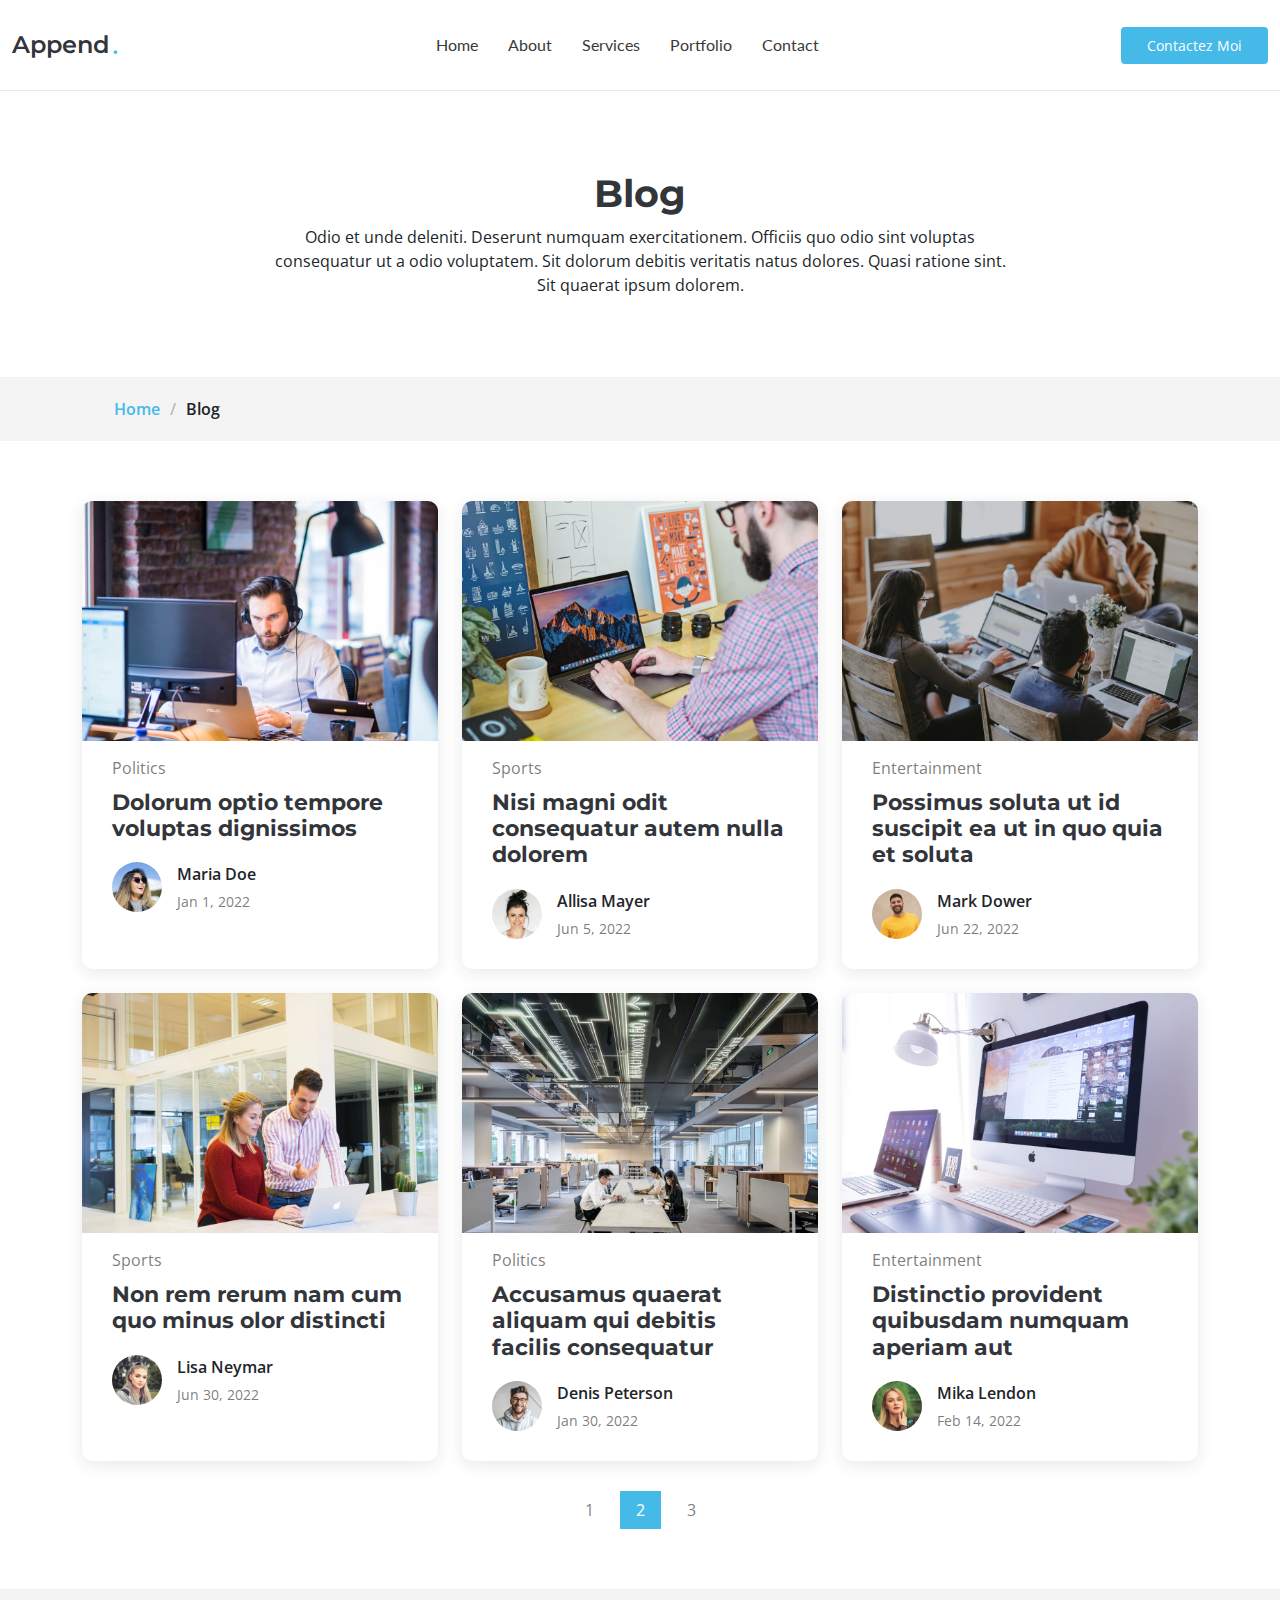
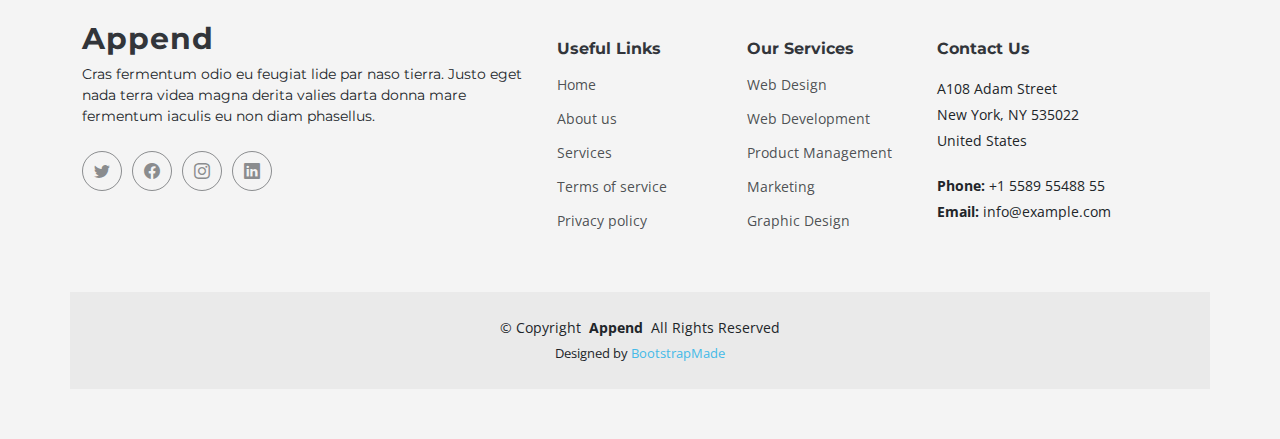
<file: blog.html>
<!DOCTYPE html>
<html lang="en">

<head>
  <meta charset="utf-8">
  <meta content="width=device-width, initial-scale=1.0" name="viewport">

  <title>Blog - Append Bootstrap Temlate</title>
  <meta content="" name="description">
  <meta content="" name="keywords">

  <!-- Favicons -->
  <link href="assets/img/favicon.png" rel="icon">
  <link href="assets/img/apple-touch-icon.png" rel="apple-touch-icon">

  <!-- Fonts -->
  <link href="https://fonts.googleapis.com" rel="preconnect">
  <link href="https://fonts.gstatic.com" rel="preconnect" crossorigin>
  <link href="https://fonts.googleapis.com/css2?family=Open+Sans:ital,wght@0,300;0,400;0,500;0,600;0,700;0,800;1,300;1,400;1,500;1,600;1,700;1,800&family=Montserrat:ital,wght@0,100;0,200;0,300;0,400;0,500;0,600;0,700;0,800;0,900;1,100;1,200;1,300;1,400;1,500;1,600;1,700;1,800;1,900&family=Lato:ital,wght@0,100;0,300;0,400;0,700;0,900;1,100;1,300;1,400;1,700;1,900&display=swap" rel="stylesheet">

  <!-- Vendor CSS Files -->
  <link href="assets/vendor/bootstrap/css/bootstrap.min.css" rel="stylesheet">
  <link href="assets/vendor/bootstrap-icons/bootstrap-icons.css" rel="stylesheet">
  <link href="assets/vendor/glightbox/css/glightbox.min.css" rel="stylesheet">
  <link href="assets/vendor/swiper/swiper-bundle.min.css" rel="stylesheet">
  <link href="assets/vendor/aos/aos.css" rel="stylesheet">

  <!-- Template Main CSS File -->
  <link href="assets/css/main.css" rel="stylesheet">

  <!-- =======================================================
  * Template Name: Append
  * Updated: Jul 27 2023 with Bootstrap v5.3.1
  * Template URL: https://bootstrapmade.com/append-bootstrap-website-template/
  * Author: BootstrapMade.com
  * License: https://bootstrapmade.com/license/
  ======================================================== -->
</head>

<body class="blog-page" data-bs-spy="scroll" data-bs-target="#navmenu">

  <!-- ======= Header ======= -->
  <header id="header" class="header sticky-top d-flex align-items-center">
    <div class="container-fluid d-flex align-items-center justify-content-between">

      <a href="index.html" class="logo d-flex align-items-center me-auto me-xl-0">
        <!-- Uncomment the line below if you also wish to use an image logo -->
        <!-- <img src="assets/img/logo.png" alt=""> -->
        <h1>Append</h1>
        <span>.</span>
      </a>

      <!-- Nav Menu -->
      <nav id="navmenu" class="navmenu">
        <ul>
          <li><a href="index.html#hero">Home</a></li>
          <li><a href="index.html#about">About</a></li>
          <li><a href="index.html#services">Services</a></li>
          <li><a href="index.html#portfolio">Portfolio</a></li>
          <li><a href="index.html#contact">Contact</a></li>
        </ul>

        <i class="mobile-nav-toggle d-xl-none bi bi-list"></i>
      </nav><!-- End Nav Menu -->

      <a class="btn-getstarted" href="index.html#contact">Contactez Moi</a>

    </div>
  </header><!-- End Header -->

  <main id="main">

    <!-- Blog Page Title & Breadcrumbs -->
    <div data-aos="fade" class="page-title">
      <div class="heading">
        <div class="container">
          <div class="row d-flex justify-content-center text-center">
            <div class="col-lg-8">
              <h1>Blog</h1>
              <p class="mb-0">Odio et unde deleniti. Deserunt numquam exercitationem. Officiis quo odio sint voluptas consequatur ut a odio voluptatem. Sit dolorum debitis veritatis natus dolores. Quasi ratione sint. Sit quaerat ipsum dolorem.</p>
            </div>
          </div>
        </div>
      </div>
      <nav class="breadcrumbs">
        <div class="container">
          <ol>
            <li><a href="index.html">Home</a></li>
            <li class="current">Blog</li>
          </ol>
        </div>
      </nav>
    </div><!-- End Page Title -->

    <!-- Blog Section - Blog Page -->
    <section id="blog" class="blog">

      <div class="container" data-aos="fade-up" data-aos-delay="100">

        <div class="row gy-4 posts-list">

          <div class="col-xl-4 col-lg-6">
            <article>

              <div class="post-img">
                <img src="assets/img/blog/blog-1.jpg" alt="" class="img-fluid">
              </div>

              <p class="post-category">Politics</p>

              <h2 class="title">
                <a href="blog-details.html">Dolorum optio tempore voluptas dignissimos</a>
              </h2>

              <div class="d-flex align-items-center">
                <img src="assets/img/blog/blog-author.jpg" alt="" class="img-fluid post-author-img flex-shrink-0">
                <div class="post-meta">
                  <p class="post-author">Maria Doe</p>
                  <p class="post-date">
                    <time datetime="2022-01-01">Jan 1, 2022</time>
                  </p>
                </div>
              </div>

            </article>
          </div><!-- End post list item -->

          <div class="col-xl-4 col-lg-6">
            <article>

              <div class="post-img">
                <img src="assets/img/blog/blog-2.jpg" alt="" class="img-fluid">
              </div>

              <p class="post-category">Sports</p>

              <h2 class="title">
                <a href="blog-details.html">Nisi magni odit consequatur autem nulla dolorem</a>
              </h2>

              <div class="d-flex align-items-center">
                <img src="assets/img/blog/blog-author-2.jpg" alt="" class="img-fluid post-author-img flex-shrink-0">
                <div class="post-meta">
                  <p class="post-author">Allisa Mayer</p>
                  <p class="post-date">
                    <time datetime="2022-01-01">Jun 5, 2022</time>
                  </p>
                </div>
              </div>

            </article>
          </div><!-- End post list item -->

          <div class="col-xl-4 col-lg-6">
            <article>

              <div class="post-img">
                <img src="assets/img/blog/blog-3.jpg" alt="" class="img-fluid">
              </div>

              <p class="post-category">Entertainment</p>

              <h2 class="title">
                <a href="blog-details.html">Possimus soluta ut id suscipit ea ut in quo quia et soluta</a>
              </h2>

              <div class="d-flex align-items-center">
                <img src="assets/img/blog/blog-author-3.jpg" alt="" class="img-fluid post-author-img flex-shrink-0">
                <div class="post-meta">
                  <p class="post-author">Mark Dower</p>
                  <p class="post-date">
                    <time datetime="2022-01-01">Jun 22, 2022</time>
                  </p>
                </div>
              </div>

            </article>
          </div><!-- End post list item -->

          <div class="col-xl-4 col-lg-6">
            <article>

              <div class="post-img">
                <img src="assets/img/blog/blog-4.jpg" alt="" class="img-fluid">
              </div>

              <p class="post-category">Sports</p>

              <h2 class="title">
                <a href="blog-details.html">Non rem rerum nam cum quo minus olor distincti</a>
              </h2>

              <div class="d-flex align-items-center">
                <img src="assets/img/blog/blog-author-4.jpg" alt="" class="img-fluid post-author-img flex-shrink-0">
                <div class="post-meta">
                  <p class="post-author">Lisa Neymar</p>
                  <p class="post-date">
                    <time datetime="2022-01-01">Jun 30, 2022</time>
                  </p>
                </div>
              </div>

            </article>
          </div><!-- End post list item -->

          <div class="col-xl-4 col-lg-6">
            <article>

              <div class="post-img">
                <img src="assets/img/blog/blog-5.jpg" alt="" class="img-fluid">
              </div>

              <p class="post-category">Politics</p>

              <h2 class="title">
                <a href="blog-details.html">Accusamus quaerat aliquam qui debitis facilis consequatur</a>
              </h2>

              <div class="d-flex align-items-center">
                <img src="assets/img/blog/blog-author-5.jpg" alt="" class="img-fluid post-author-img flex-shrink-0">
                <div class="post-meta">
                  <p class="post-author">Denis Peterson</p>
                  <p class="post-date">
                    <time datetime="2022-01-01">Jan 30, 2022</time>
                  </p>
                </div>
              </div>

            </article>
          </div><!-- End post list item -->

          <div class="col-xl-4 col-lg-6">
            <article>

              <div class="post-img">
                <img src="assets/img/blog/blog-6.jpg" alt="" class="img-fluid">
              </div>

              <p class="post-category">Entertainment</p>

              <h2 class="title">
                <a href="blog-details.html">Distinctio provident quibusdam numquam aperiam aut</a>
              </h2>

              <div class="d-flex align-items-center">
                <img src="assets/img/blog/blog-author-6.jpg" alt="" class="img-fluid post-author-img flex-shrink-0">
                <div class="post-meta">
                  <p class="post-author">Mika Lendon</p>
                  <p class="post-date">
                    <time datetime="2022-01-01">Feb 14, 2022</time>
                  </p>
                </div>
              </div>

            </article>
          </div><!-- End post list item -->

        </div><!-- End blog posts list -->

        <div class="pagination d-flex justify-content-center">
          <ul>
            <li><a href="#">1</a></li>
            <li class="active"><a href="#">2</a></li>
            <li><a href="#">3</a></li>
          </ul>
        </div><!-- End pagination -->

      </div>

    </section><!-- End Blog Section -->

  </main>

  <!-- ======= Footer ======= -->
  <footer id="footer" class="footer">

    <div class="container footer-top">
      <div class="row gy-4">
        <div class="col-lg-5 col-md-12 footer-about">
          <a href="index.html" class="logo d-flex align-items-center">
            <span>Append</span>
          </a>
          <p>Cras fermentum odio eu feugiat lide par naso tierra. Justo eget nada terra videa magna derita valies darta donna mare fermentum iaculis eu non diam phasellus.</p>
          <div class="social-links d-flex mt-4">
            <a href=""><i class="bi bi-twitter"></i></a>
            <a href=""><i class="bi bi-facebook"></i></a>
            <a href=""><i class="bi bi-instagram"></i></a>
            <a href=""><i class="bi bi-linkedin"></i></a>
          </div>
        </div>

        <div class="col-lg-2 col-6 footer-links">
          <h4>Useful Links</h4>
          <ul>
            <li><a href="#">Home</a></li>
            <li><a href="#">About us</a></li>
            <li><a href="#">Services</a></li>
            <li><a href="#">Terms of service</a></li>
            <li><a href="#">Privacy policy</a></li>
          </ul>
        </div>

        <div class="col-lg-2 col-6 footer-links">
          <h4>Our Services</h4>
          <ul>
            <li><a href="#">Web Design</a></li>
            <li><a href="#">Web Development</a></li>
            <li><a href="#">Product Management</a></li>
            <li><a href="#">Marketing</a></li>
            <li><a href="#">Graphic Design</a></li>
          </ul>
        </div>

        <div class="col-lg-3 col-md-12 footer-contact text-center text-md-start">
          <h4>Contact Us</h4>
          <p>A108 Adam Street</p>
          <p>New York, NY 535022</p>
          <p>United States</p>
          <p class="mt-4"><strong>Phone:</strong> <span>+1 5589 55488 55</span></p>
          <p><strong>Email:</strong> <span>info@example.com</span></p>
        </div>

      </div>
    </div>

    <div class="container copyright text-center mt-4">
      <p>&copy; <span>Copyright</span> <strong class="px-1">Append</strong> <span>All Rights Reserved</span></p>
      <div class="credits">
        <!-- All the links in the footer should remain intact. -->
        <!-- You can delete the links only if you've purchased the pro version. -->
        <!-- Licensing information: https://bootstrapmade.com/license/ -->
        <!-- Purchase the pro version with working PHP/AJAX contact form: [buy-url] -->
        Designed by <a href="https://bootstrapmade.com/">BootstrapMade</a>
      </div>
    </div>

  </footer><!-- End Footer -->

  <!-- Scroll Top Button -->
  <a href="#" id="scroll-top" class="scroll-top d-flex align-items-center justify-content-center"><i class="bi bi-arrow-up-short"></i></a>

  <!-- Preloader -->
  <div id="preloader">
    <div></div>
    <div></div>
    <div></div>
    <div></div>
  </div>

  <!-- Vendor JS Files -->
  <script src="assets/vendor/bootstrap/js/bootstrap.bundle.min.js"></script>
  <script src="assets/vendor/glightbox/js/glightbox.min.js"></script>
  <script src="assets/vendor/purecounter/purecounter_vanilla.js"></script>
  <script src="assets/vendor/isotope-layout/isotope.pkgd.min.js"></script>
  <script src="assets/vendor/swiper/swiper-bundle.min.js"></script>
  <script src="assets/vendor/aos/aos.js"></script>
  <script src="assets/vendor/php-email-form/validate.js"></script>

  <!-- Template Main JS File -->
  <script src="assets/js/main.js"></script>

</body>

</html>
</file>
<file: assets/css/main.css>
/**
* Template Name: Append
* Updated: Jul 27 2023 with Bootstrap v5.3.1
* Template URL: https://bootstrapmade.com/append-bootstrap-website-template/
* Author: BootstrapMade.com
* License: https://bootstrapmade.com/license/
*/

/*--------------------------------------------------------------
# Font & Color Variables
# Help: https://bootstrapmade.com/color-system/
--------------------------------------------------------------*/
/* Fonts */
:root {
  --font-default: "Open Sans", system-ui, -apple-system, "Segoe UI", Roboto, "Helvetica Neue", Arial, "Noto Sans", "Liberation Sans", sans-serif, "Apple Color Emoji", "Segoe UI Emoji", "Segoe UI Symbol", "Noto Color Emoji";
  --font-primary: "Montserrat", sans-serif;
  --font-secondary: "Lato", sans-serif;
}

/* Global Colors */
:root {
  --color-default: #212529;
  --color-default-rgb: 33, 37, 41;
  --color-background: #ffffff;
  --color-background-rgb: 255, 255, 255;
  --color-primary: #45bae8;
  --color-primary-rgb: 232, 69, 69;
  --color-secondary: #32353a;
  --color-secondary-rgb: 50, 53, 58;
  --color-box-background: #ffffff;
  --color-box-background-rgb: 255, 255, 255;
  --color-inverse: #ffffff;
  --color-inverse-rgb: 255, 255, 255;
}

/* Nav Menu Colors */
:root {
  --color-nav: #3a3939;
  --color-nav-hover: #45bae8;
  --color-nav-dropdown: #3a3939;
  --color-nav-dropdown-hover: #45bae8;
  --color-nav-dropdown-background: #ffffff;
  --color-nav-mobile-background: #ffffff;
}

/* Smooth scroll */
:root {
  scroll-behavior: smooth;
}

/*--------------------------------------------------------------
# General
--------------------------------------------------------------*/
body {
  color: var(--color-default);
  background-color: var(--color-background);
  font-family: var(--font-default);
}

a {
  color: var(--color-primary);
  text-decoration: none;
  transition: 0.3s;
}

a:hover {
  color: rgba(var(--color-primary-rgb), 0.7);
  text-decoration: none;
}

h1,
h2,
h3,
h4,
h5,
h6 {
  font-family: var(--font-primary);
}

section {
  color: var(--color-default);
  background-color: var(--color-background);
  padding: 60px 0;
  overflow: clip;
}

/*--------------------------------------------------------------
# Section Title
--------------------------------------------------------------*/
.section-title {
  text-align: center;
  padding-bottom: 60px;
}

.section-title h2 {
  color: var(--color-secondary);
  font-size: 32px;
  font-weight: 700;
  position: relative;
}

.section-title h2:before,
.section-title h2:after {
  content: "";
  width: 50px;
  height: 2px;
  background: var(--color-primary);
  display: inline-block;
}

.section-title h2:before {
  margin: 0 15px 10px 0;
}

.section-title h2:after {
  margin: 0 0 10px 15px;
}

.section-title p {
  margin-bottom: 0;
}

/*--------------------------------------------------------------
# Page Title & Breadcrumbs
--------------------------------------------------------------*/
.page-title {
  --color-box-background: rgba(var(--color-default-rgb), .05);
  color: var(--color-default);
  background-color: var(--color-background);
}

.page-title .heading {
  padding: 80px 0;
  border-top: 1px solid rgba(var(--color-default-rgb), 0.1);
}

.page-title .heading h1 {
  font-size: 38px;
  font-weight: 700;
  color: var(--color-secondary);
}

.page-title nav {
  background-color: var(--color-box-background);
  padding: 20px 0;
}

.page-title nav ol {
  display: flex;
  flex-wrap: wrap;
  list-style: none;
  margin: 0;
  font-size: 16px;
  font-weight: 600;
}

.page-title nav ol li+li {
  padding-left: 10px;
}

.page-title nav ol li+li::before {
  content: "/";
  display: inline-block;
  padding-right: 10px;
  color: rgba(var(--color-default-rgb), 0.3);
}

/*--------------------------------------------------------------
# Global Header
--------------------------------------------------------------*/
.header {
  --color-background: #ffffff;
  --color-inverse: #ffffff;
  color: var(--color-default);
  background-color: var(--color-background);
  padding: 15px 0;
  
  transition: all 0.5s;
  z-index: 997;
}

.header .logo img {
  max-height: 40px;
  margin-right: 6px;
}

.header .logo h1 {
  font-size: 24px;
  margin: 0;
  font-weight: 600;
  color: var(--color-secondary);
}

.header .logo span {
  color: var(--color-primary);
  font-size: 24px;
  font-weight: 600;
  padding-left: 3px;
}

.header .btn-getstarted,
.header .btn-getstarted:focus {
  color: var(--color-inverse);
  background: var(--color-primary);
  font-size: 14px;
  padding: 8px 26px;
  margin: 0;
  border-radius: 4px;
  transition: 0.3s;
}

.header .btn-getstarted:hover,
.header .btn-getstarted:focus:hover {
  color: var(--color-inverse);
  background: #1ba1d6;
}

@media (max-width: 1200px) {
  .header .logo {
    order: 1;
  }

  .header .btn-getstarted {
    order: 2;
    margin: 0 15px 0 0;
    padding: 6px 20px;
  }

  .header .navmenu {
    order: 3;
  }
}

/* Global Header on page scroll
------------------------------*/
.scrolled .header {
  --color-background: #ffffff;
  --color-secondary: #444444;
  --color-nav: #444444;
  --color-nav-hover: #45bae8;
  box-shadow: 0 0 30px 10px rgba(0, 0, 0, 0.1);
}

/* Global Scroll Margin Top
------------------------------*/
section {
  scroll-margin-top: 90px;
}

@media (max-width: 1199px) {
  section {
    scroll-margin-top: 66px;
  }
}

/* Home Page Custom Header
------------------------------*/
.index-page .header {
  --color-background: rgba(255, 255, 255, 0);
  --color-secondary: #ffffff;
  --color-nav: rgba(255, 255, 255, 0.515);
  --color-nav-hover: #ffffff;
}

/* Home Page Custom Header on page scroll
------------------------------*/
.index-page.scrolled .header {
  --color-background: #ffffff;
  --color-secondary: #444444;
  --color-nav: #444444;
  --color-nav-hover: #45bae8;
}

/*--------------------------------------------------------------
# Navigation Menu
--------------------------------------------------------------*/
/* Desktop Navigation */
@media (min-width: 1200px) {
  .navmenu {
    padding: 0;
  }

  .navmenu ul {
    margin: 0;
    padding: 0;
    display: flex;
    list-style: none;
    align-items: center;
  }

  .navmenu li {
    position: relative;
  }

  .navmenu a,
  .navmenu a:focus {
    color: var(--color-nav);
    padding: 18px 15px;
    font-size: 16px;
    font-family: var(--font-secondary);
    font-weight: 400;
    display: flex;
    align-items: center;
    justify-content: space-between;
    white-space: nowrap;
    transition: 0.3s;
  }

  .navmenu a i,
  .navmenu a:focus i {
    font-size: 12px;
    line-height: 0;
    margin-left: 5px;
    transition: 0.3s;
  }

  .navmenu li:last-child a {
    padding-right: 0;
  }

  .navmenu li:hover>a,
  .navmenu .active,
  .navmenu .active:focus {
    color: var(--color-nav-hover);
  }

  .navmenu .dropdown ul {
    margin: 0;
    padding: 10px 0;
    background: var(--color-nav-dropdown-background);
    display: block;
    position: absolute;
    visibility: hidden;
    left: 14px;
    top: 130%;
    opacity: 0;
    transition: 0.3s;
    border-radius: 4px;
    z-index: 99;
  }

  .navmenu .dropdown ul li {
    min-width: 200px;
  }

  .navmenu .dropdown ul a {
    padding: 10px 20px;
    font-size: 15px;
    text-transform: none;
    color: var(--color-nav-dropdown);
  }

  .navmenu .dropdown ul a i {
    font-size: 12px;
  }

  .navmenu .dropdown ul a:hover,
  .navmenu .dropdown ul .active:hover,
  .navmenu .dropdown ul li:hover>a {
    color: var(--color-nav-dropdown-hover);
  }

  .navmenu .dropdown:hover>ul {
    opacity: 1;
    top: 100%;
    visibility: visible;
  }

  .navmenu .dropdown .dropdown ul {
    top: 0;
    left: -90%;
    visibility: hidden;
  }

  .navmenu .dropdown .dropdown:hover>ul {
    opacity: 1;
    top: 0;
    left: -100%;
    visibility: visible;
  }

  .navmenu .megamenu {
    position: static;
  }

  .navmenu .megamenu ul {
    margin: 0;
    padding: 10px;
    background: var(--color-nav-dropdown-background);
    box-shadow: 0px 0px 20px rgba(var(--color-default-rgb), 0.1);
    display: block;
    position: absolute;
    top: 130%;
    left: 0;
    right: 0;
    visibility: hidden;
    opacity: 0;
    display: flex;
    transition: 0.3s;
    border-radius: 4px;
    z-index: 99;
  }

  .navmenu .megamenu ul li {
    flex: 1;
  }

  .navmenu .megamenu ul li a,
  .navmenu .megamenu ul li:hover>a {
    padding: 10px 20px;
    font-size: 15px;
    color: var(--color-nav-dropdown);
  }

  .navmenu .megamenu ul li a:hover,
  .navmenu .megamenu ul li .active,
  .navmenu .megamenu ul li .active:hover {
    color: var(--color-nav-dropdown-hover);
  }

  .navmenu .megamenu:hover>ul {
    opacity: 1;
    top: 100%;
    visibility: visible;
  }

  .navmenu .dd-box-shadow {
    box-shadow: 0px 0px 30px rgba(var(--color-default-rgb), 0.15);
  }
}

/* Mobile Navigation */
@media (max-width: 1199px) {
  .mobile-nav-toggle {
    color: var(--color-nav);
    font-size: 28px;
    line-height: 0;
    margin-right: 10px;
    cursor: pointer;
    transition: color 0.3s;
  }

  .navmenu {
    padding: 0;
    z-index: 9997;
  }

  .navmenu ul {
    display: none;
    position: absolute;
    inset: 60px 20px 20px 20px;
    padding: 10px 0;
    margin: 0;
    border-radius: 6px;
    background-color: var(--color-nav-mobile-background);
    overflow-y: auto;
    transition: 0.3s;
    z-index: 9998;
    box-shadow: 0px 0px 30px rgba(var(--color-default-rgb), 0.1);
  }

  .navmenu a,
  .navmenu a:focus {
    color: var(--color-nav-dropdown);
    padding: 10px 20px;
    font-family: var(--font-secondary);
    font-size: 17px;
    font-weight: 500;
    display: flex;
    align-items: center;
    justify-content: space-between;
    white-space: nowrap;
    transition: 0.3s;
  }

  .navmenu a i,
  .navmenu a:focus i {
    font-size: 12px;
    line-height: 0;
    margin-left: 5px;
    width: 30px;
    height: 30px;
    display: flex;
    align-items: center;
    justify-content: center;
    border-radius: 50%;
    transition: 0.3s;
    background-color: rgba(var(--color-primary-rgb), 0.1);
  }

  .navmenu a i:hover,
  .navmenu a:focus i:hover {
    background-color: var(--color-primary);
    color: var(--color-inverse);
  }

  .navmenu a:hover,
  .navmenu .active,
  .navmenu .active:focus {
    color: var(--color-nav-dropdown-hover);
  }

  .navmenu .active i,
  .navmenu .active:focus i {
    background-color: var(--color-primary);
    color: var(--color-inverse);
    transform: rotate(180deg);
  }

  .navmenu .dropdown ul,
  .navmenu .megamenu ul {
    position: static;
    display: none;
    z-index: 99;
    padding: 10px 0;
    margin: 10px 20px;
    background-color: var(--color-nav-dropdown-background);
    transition: all 0.5s ease-in-out;
  }

  .navmenu .dropdown ul ul,
  .navmenu .megamenu ul ul {
    background-color: rgba(33, 37, 41, 0.1);
  }

  .navmenu .dropdown>.dropdown-active,
  .navmenu .megamenu>.dropdown-active {
    display: block;
    background-color: rgba(33, 37, 41, 0.03);
  }

  .mobile-nav-active {
    overflow: hidden;
  }

  .mobile-nav-active .mobile-nav-toggle {
    color: #fff;
    position: absolute;
    font-size: 32px;
    top: 15px;
    right: 15px;
    margin-right: 0;
    z-index: 9999;
  }

  .mobile-nav-active .navmenu {
    position: fixed;
    overflow: hidden;
    inset: 0;
    background: rgba(33, 37, 41, 0.8);
    transition: 0.3s;
  }

  .mobile-nav-active .navmenu>ul {
    display: block;
  }
}

/*--------------------------------------------------------------
# Scroll Top Button
--------------------------------------------------------------*/
.scroll-top {
  position: fixed;
  visibility: hidden;
  opacity: 0;
  right: 15px;
  bottom: 15px;
  z-index: 99999;
  background-color: var(--color-primary);
  width: 40px;
  height: 40px;
  border-radius: 4px;
  transition: all 0.4s;
}


.scroll-top i {
  font-size: 24px;
  color: #ffffff;
  line-height: 0;
}

.scroll-top:hover {
  background-color: #1ba1d6;
  color: #ffffff;
}

.scroll-top.active {
  visibility: visible;
  opacity: 1;
}

/*--------------------------------------------------------------
# Preloader
--------------------------------------------------------------*/
#preloader {
  position: fixed;
  inset: 0;
  z-index: 9999;
  overflow: hidden;
  background-color: var(--color-background);
  transition: all 0.6s ease-out;
  width: 100%;
  height: 100vh;
  display: flex;
  align-items: center;
  justify-content: center;
}

#preloader div {
  width: 13px;
  height: 13px;
  background-color: var(--color-primary);
  border-radius: 50%;
  animation-timing-function: cubic-bezier(0, 1, 1, 0);
  position: absolute;
  left: 50%;
}

#preloader div:nth-child(1) {
  left: calc(50% + 8px);
  animation: animate-preloader-1 0.6s infinite;
}

#preloader div:nth-child(2) {
  left: calc(50% + 8px);
  animation: animate-preloader-2 0.6s infinite;
}

#preloader div:nth-child(3) {
  left: calc(50% + 32px);
  animation: animate-preloader-2 0.6s infinite;
}

#preloader div:nth-child(4) {
  left: calc(50% + 56px);
  animation: animate-preloader-3 0.6s infinite;
}

@keyframes animate-preloader-1 {
  0% {
    transform: scale(0);
  }

  100% {
    transform: scale(1);
  }
}

@keyframes animate-preloader-3 {
  0% {
    transform: scale(1);
  }

  100% {
    transform: scale(0);
  }
}

@keyframes animate-preloader-2 {
  0% {
    transform: translate(0, 0);
  }

  100% {
    transform: translate(24px, 0);
  }
}

/*--------------------------------------------------------------
# Disable aos animation delay on mobile devices
--------------------------------------------------------------*/
@media screen and (max-width: 768px) {
  [data-aos-delay] {
    transition-delay: 0 !important;
  }
}

/*--------------------------------------------------------------
# Footer
--------------------------------------------------------------*/
.footer {
  --color-background: #f4f4f4;
  --color-box-background: #eaeaea;
  color: var(--color-default);
  background-color: var(--color-background);
  font-size: 14px;
  padding-bottom: 50px;
}

.footer .footer-top {
  padding-top: 50px;
}

.footer .footer-about .logo {
  line-height: 0;
  margin-bottom: 25px;
}

.footer .footer-about .logo img {
  max-height: 40px;
  margin-right: 6px;
}

.footer .footer-about .logo span {
  color: var(--color-secondary);
  font-size: 30px;
  font-weight: 700;
  letter-spacing: 1px;
  font-family: var(--font-primary);
}

.footer .footer-about p {
  font-size: 14px;
  font-family: var(--font-primary);
}

.footer .social-links a {
  display: flex;
  align-items: center;
  justify-content: center;
  width: 40px;
  height: 40px;
  border-radius: 50%;
  border: 1px solid rgba(var(--color-default-rgb), 0.5);
  font-size: 16px;
  color: rgba(var(--color-default-rgb), 0.5);
  margin-right: 10px;
  transition: 0.3s;
}

.footer .social-links a:hover {
  color: var(--color-primary);
  border-color: var(--color-primary);
}

.footer h4 {
  color: var(--color-secondary);
  font-size: 16px;
  font-weight: bold;
  position: relative;
  padding-bottom: 12px;
}

.footer .footer-links {
  margin-bottom: 30px;
}

.footer .footer-links ul {
  list-style: none;
  padding: 0;
  margin: 0;
}

.footer .footer-links ul i {
  padding-right: 2px;
  font-size: 12px;
  line-height: 0;
}

.footer .footer-links ul li {
  padding: 10px 0;
  display: flex;
  align-items: center;
}

.footer .footer-links ul li:first-child {
  padding-top: 0;
}

.footer .footer-links ul a {
  color: rgba(var(--color-default-rgb), 0.8);
  display: inline-block;
  line-height: 1;
}

.footer .footer-links ul a:hover {
  color: var(--color-primary);
}

.footer .footer-contact p {
  margin-bottom: 5px;
}

.footer .copyright {
  padding-top: 25px;
  padding-bottom: 25px;
  background-color: var(--color-box-background);
}

.footer .copyright p {
  margin-bottom: 0;
}

.footer .credits {
  margin-top: 6px;
  font-size: 13px;
}

/*--------------------------------------------------------------
# Home Page
--------------------------------------------------------------*/
/* Hero Section - Home Page
------------------------------*/
.hero {
  --color-default: #ffffff;
  --color-default-rgb: 255, 255, 255;
  --color-background: #000000;
  --color-background-rgb: 0, 0, 0;
  width: 100%;
  min-height: 100vh;
  position: relative;
  padding: 160px 0 80px 0;
  display: flex;
  align-items: center;
  justify-content: center;
}

.hero img {
  position: absolute;
  inset: 0;
  display: block;
  width: 100%;
  height: 100%;
  -o-object-fit: cover;
  object-fit: cover;
  z-index: 1;
}

.hero:before {
  content: "";
  background: rgba(var(--color-background-rgb), 0.5);
  position: absolute;
  inset: 0;
  z-index: 2;
}

.hero .container {
  position: relative;
  z-index: 3;
}

.hero h2 {
  margin: 0;
  font-size: 44px;
  font-weight: 700;
}

.hero p {
  color: rgba(var(--color-default-rgb), 0.8);
  margin: 5px 0 0 0;
  font-size: 20px;
}

.hero .sign-up-form {
  margin-top: 20px;
  padding: 10px;
  border-radius: 7px;
  background: var(--color-box-background);
  box-shadow: 0 15px 30px 0 rgba(0, 0, 0, 0.1);
}

.hero .sign-up-form .form-control {
  border: none;
}

.hero .sign-up-form .form-control:active,
.hero .sign-up-form .form-control:focus {
  outline: none;
  box-shadow: none;
}

.hero .sign-up-form input[type=submit] {
  box-shadow: 0 15px 30px 0 rgba(0, 0, 0, 0.2);
  background-color: var(--color-primary);
  border-color: var(--color-primary);
  padding: 8px 20px 10px 20px;
  border-radius: 7px;
  color: var(--color-inverse);
}

.hero .sign-up-form input[type=submit]:hover {
  background-color: rgba(var(--color-primary-rgb), 0.9);
}
.hero .background-md {
  display: none;
}
.hero .lottie{
  width: 500px; height: 400px;
}
.hero .background-lg {
  display: block;
}
@media (max-width: 768px) {
  .hero h2 {
    font-size: 32px;
  }
  .lottie{
    display: none;
  }
  .hero .background-md {
    display: block;
  }
  
  .hero .background-lg {
    display: none;
  }
  .hero p {
    font-size: 18px;
  }
}
@media (max-width: 1024px){
  .hero .lottie{
    width: 300px; height: 300px;
  }
  .hero .background-md {
    display: block;
  }
  
  .hero .background-lg {
    display: none;
  }
}

.personal-card{
  background-size: cover;
  background-repeat: no-repeat;
}

/* Clients Section - Home Page
------------------------------*/
.clients {
  padding: 10px 0;
}

.clients .client-logo {
  display: flex;
  justify-content: center;
  align-items: center;
  overflow: hidden;
}

.clients .client-logo img {
  padding: 40px;
  max-width: 80%;
  transition: 0.3s;
  opacity: 0.5;
  filter: grayscale(100);
}

.clients .client-logo img:hover {
  filter: none;
  opacity: 1;
}

@media (max-width: 640px) {
  .clients .client-logo img {
    padding: 20px;
  }
}

.skill-bar{
  height: 14px;
  background: #eaeaea;
  border-radius: 5px;
}
.skill-per {
  height: 14px;
  background: #45bae8;
  border-radius: 5px;
  position: relative;
  animation: fillBars 2.5s 1;
}
.skill-per::before{
  content: attr(per);
  position: absolute;
  padding: 4px 6px;
  background: #f1f1f1;
  border-radius: 4px;
  font-size: 12px;
  top: -35px;
  right: 0;
  transform: translateX(50%);
}
.skill-per::after {
  content: "";
  position: absolute;
  width: 10px;
  height: 10px;
  background: #f1f1f1;
  top: -20px;
  right: 0;
  transform: translateY(50%) rotate(45deg);
  border-radius: 3px;
}

@keyframes fillBars {
  form {
    width: 0;

  }
  to {
    width: 100%;
  }
}

/* About Section - Home Page
------------------------------*/
.about {
  --color-background: #f4f4f4;
}

.about .content h3 {
  font-size: 16px;
  font-weight: 500;
  line-height: 19px;
  padding: 10px 20px;
  background: rgba(var(--color-primary-rgb), 0.05);
  color: var(--color-primary);
  border-radius: 7px;
  display: inline-block;
}

.about .content h2 {
  color: var(--color-secondary);
  font-weight: 700;
}

.about .content p:last-child {
  margin-bottom: 0;
}

.about .content .read-more {
  background: var(--color-primary);
  color: var(--color-inverse);
  font-family: var(--font-primary);
  font-weight: 500;
  font-size: 16px;
  letter-spacing: 1px;
  padding: 12px 24px;
  border-radius: 5px;
  transition: 0.3s;
  display: inline-flex;
  align-items: center;
  justify-content: center;
}

.about .content .read-more i {
  font-size: 18px;
  margin-left: 5px;
  line-height: 0;
  transition: 0.3s;
}

.about .content .read-more:hover {
  background: rgba(var(--color-primary-rgb), 0.8);
  padding-right: 19px;
}

.about .content .read-more:hover i {
  margin-left: 10px;
}

.about .icon-box {
  padding: 50px 40px;
  box-shadow: 0px 10px 50px rgba(0, 0, 0, 0.1);
  border-radius: 10px;
  transition: all 0.3s ease-out 0s;
  background-color: var(--color-box-background);
}
.about .icon-box-img {
  /* padding: 50px 40px; */
  box-shadow: 0px 10px 50px rgba(0, 0, 0, 0.1);
  border-radius: 10px;
  transition: all 0.3s ease-out 0s;
  background-color: var(--color-box-background);
}
.about .icon-box-img IMG{
  border-radius: 10px;
}

.about .icon-box i {
  width: 80px;
  height: 80px;
  border-radius: 50%;
  display: inline-flex;
  align-items: center;
  justify-content: center;
  margin-bottom: 24px;
  font-size: 32px;
  line-height: 0;
  transition: all 0.4s ease-out 0s;
  background-color: rgba(var(--color-primary-rgb), 0.05);
  color: var(--color-primary);
}

.about .icon-box h3 {
  color: var(--color-secondary);
  margin-bottom: 10px;
  font-size: 24px;
  font-weight: 700;
}

.about .icon-box p {
  margin-bottom: 0;
}

.about .icon-box:hover i {
  background-color: var(--color-primary);
  color: var(--color-inverse);
}

.about .icon-boxes .col-md-6:nth-child(2) .icon-box,
.about .icon-boxes .col-md-6:nth-child(4) .icon-box {
  margin-top: -40px;
}

@media (max-width: 768px) {

  .about .icon-boxes .col-md-6:nth-child(2) .icon-box,
  .about .icon-boxes .col-md-6:nth-child(4) .icon-box {
    margin-top: 0;
  }
}

/* Stats Section - Home Page
------------------------------*/
.stats {
  --color-default: #ffffff;
  --color-default-rgb: 255, 255, 255;
  --color-background: #000000;
  --color-background-rgb: 0, 0, 0;
  position: relative;
  padding: 120px 0;
}

.stats img {
  position: absolute;
  inset: 0;
  display: block;
  width: 100%;
  height: 100%;
  -o-object-fit: cover;
  object-fit: cover;
  z-index: 1;
}

.stats:before {
  content: "";
  background: rgba(var(--color-background-rgb), 0.6);
  position: absolute;
  inset: 0;
  z-index: 2;
}

.stats .container {
  position: relative;
  z-index: 3;
}

.stats .stats-item {
  padding: 30px;
  width: 100%;
}

.stats .stats-item span {
  font-size: 48px;
  display: block;
  color: var(--color-default);
  font-weight: 700;
}

.stats .stats-item p {
  padding: 0;
  margin: 0;
  font-family: var(--font-primary);
  font-size: 16px;
  font-weight: 700;
  color: rgba(var(--color-default-rgb), 0.6);
}

/* Services Section - Home Page
------------------------------*/
.services .service-item {
  position: relative;
  padding-top: 40px;
}

.services .service-item:before {
  content: "";
  position: absolute;
  top: 0;
  left: 0;
  right: 0;
  height: 2px;
  background: rgba(var(--color-default-rgb), 0.1);
}

.services .service-item::after {
  content: "";
  position: absolute;
  top: 0;
  left: 0;
  width: 30px;
  height: 2px;
  background: var(--color-primary);
  border-right: 5px solid var(--color-background);
}

.services .service-item .icon {
  width: 48px;
  height: 48px;
  position: relative;
  margin-right: 50px;
  line-height: 0;
}

.services .service-item .icon i {
  color: rgba(var(--color-default-rgb), 0.7);
  font-size: 56px;
  transition: ease-in-out 0.3s;
  z-index: 2;
  position: relative;
}

.services .service-item .icon:before {
  position: absolute;
  content: "";
  height: 30px;
  width: 30px;
  background: rgba(var(--color-primary-rgb), 0.3);
  border-radius: 50px;
  z-index: 1;
  bottom: -15px;
  right: -15px;
  transition: 0.3s;
}

.services .service-item .title {
  font-weight: 700;
  margin-bottom: 15px;
  font-size: 18px;
}

.services .service-item .title a {
  color: var(--color-secondary);
}

.services .service-item .title a:hover {
  color: var(--color-primary);
}

.services .service-item .description {
  line-height: 24px;
  font-size: 14px;
}

/* Features Section - Home Page
------------------------------*/
.features .features-item {
  color: rgba(var(--color-default-rgb), 0.8);
}

.features .features-item+.features-item {
  margin-top: 100px;
}

@media (max-width: 768px) {
  .features .features-item+.features-item {
    margin-top: 40px;
  }
}

.features .features-item h3 {
  color: var(--color-secondary);
  font-weight: 700;
  font-size: 26px;
}

.features .features-item .btn-get-started {
  background-color: var(--color-primary);
  color: var(--color-inverse);
  padding: 8px 30px 10px 30px;
  border-radius: 4px;
}

.features .features-item .btn-get-started:hover {
  background-color: rgba(var(--color-primary-rgb), 0.9);
}

.features .features-item ul {
  list-style: none;
  padding: 0;
}

.features .features-item ul li {
  padding-bottom: 10px;
  display: flex;
  align-items: flex-start;
}

.features .features-item ul li:last-child {
  padding-bottom: 0;
}

.features .features-item ul i {
  font-size: 20px;
  padding-right: 4px;
  color: var(--color-primary);
}

.features .features-item img {
  border: 6px solid var(--color-box-background);
  box-shadow: 0 15px 30px -10px rgba(0, 0, 0, 0.1);
}

.features .features-item .features-img-bg {
  position: relative;
  min-height: 500px;
}

@media (max-width: 640px) {
  .features .features-item .features-img-bg {
    min-height: 300px;
  }
}

.features .features-item .features-img-bg img {
  position: absolute;
  inset: 0;
  display: block;
  width: 100%;
  height: 100%;
  -o-object-fit: cover;
  object-fit: cover;
}

.features .features-item .image-stack {
  display: grid;
  position: relative;
  grid-template-columns: repeat(12, 1fr);
}

.features .features-item .image-stack .stack-back {
  grid-column: 4/-1;
  grid-row: 1;
  width: 100%;
  z-index: 1;
}

.features .features-item .image-stack .stack-front {
  grid-row: 1;
  grid-column: 1/span 8;
  margin-top: 20%;
  width: 100%;
  z-index: 2;
}

/* Portfolio Section - Home Page
------------------------------*/
.portfolio .portfolio-filters {
  padding: 0;
  margin: 0 auto 20px auto;
  list-style: none;
  text-align: center;
}

.portfolio .portfolio-filters li {
  cursor: pointer;
  display: inline-block;
  padding: 8px 20px 10px 20px;
  margin: 0;
  font-size: 15px;
  font-weight: 500;
  line-height: 1;
  margin-bottom: 5px;
  border-radius: 50px;
  transition: all 0.3s ease-in-out;
  font-family: var(--font-secondary);
}

.portfolio .portfolio-filters li:hover,
.portfolio .portfolio-filters li.filter-active {
  color: var(--color-inverse);
  background-color: var(--color-primary);
}

.portfolio .portfolio-filters li:first-child {
  margin-left: 0;
}

.portfolio .portfolio-filters li:last-child {
  margin-right: 0;
}

@media (max-width: 575px) {
  .portfolio .portfolio-filters li {
    font-size: 14px;
    margin: 0 0 10px 0;
  }
}

.portfolio .portfolio-item {
  position: relative;
  overflow: hidden;
}

.portfolio .portfolio-item .portfolio-info {
  opacity: 0;
  position: absolute;
  left: 12px;
  right: 12px;
  bottom: -100%;
  z-index: 3;
  transition: all ease-in-out 0.5s;
  background: rgba(var(--color-box-background-rgb), 0.9);
  padding: 15px;
}

.portfolio .portfolio-item .portfolio-info h4 {
  color: var(--color-secondary);
  font-size: 18px;
  font-weight: 600;
  padding-right: 50px;
}

.portfolio .portfolio-item .portfolio-info p {
  color: rgba(var(--color-default-rgb), 0.7);
  font-size: 14px;
  margin-bottom: 0;
  padding-right: 50px;
}

.portfolio .portfolio-item .portfolio-info .preview-link,
.portfolio .portfolio-item .portfolio-info .details-link {
  position: absolute;
  right: 50px;
  font-size: 24px;
  top: calc(50% - 14px);
  color: rgba(var(--color-default-rgb), 0.7);
  transition: 0.3s;
  line-height: 0;
}

.portfolio .portfolio-item .portfolio-info .preview-link:hover,
.portfolio .portfolio-item .portfolio-info .details-link:hover {
  color: var(--color-primary);
}

.portfolio .portfolio-item .portfolio-info .details-link {
  right: 14px;
  font-size: 28px;
}

.portfolio .portfolio-item:hover .portfolio-info {
  opacity: 1;
  bottom: 0;
}

/* Pricing Section - Home Page
------------------------------*/
.pricing {
  padding: 60px 0 120px 0;
}

.pricing .section-title {
  margin-bottom: 40px;
}

.pricing .pricing-item {
  background: var(--color-box-background);
  box-shadow: 0 3px 20px -2px rgba(var(--color-default-rgb), 0.1);
  padding: 60px 40px;
  height: 100%;
  position: relative;
  border-radius: 15px;
}

.pricing h3 {
  color: var(--color-secondary);
  font-weight: 600;
  margin-bottom: 15px;
  font-size: 20px;
  text-align: center;
}

.pricing .icon {
  margin: 30px auto 20px auto;
  width: 70px;
  height: 70px;
  background: var(--color-primary);
  border-radius: 50%;
  display: flex;
  align-items: center;
  justify-content: center;
  transition: 0.3s;
  transform-style: preserve-3d;
}

.pricing .icon i {
  color: var(--color-background);
  font-size: 28px;
  transition: ease-in-out 0.3s;
  line-height: 0;
}

.pricing .icon::before {
  position: absolute;
  content: "";
  height: 86px;
  width: 86px;
  border-radius: 50%;
  background: rgba(var(--color-primary-rgb), 0.2);
  transition: all 0.3s ease-out 0s;
  transform: translateZ(-1px);
}

.pricing .icon::after {
  position: absolute;
  content: "";
  height: 102px;
  width: 102px;
  border-radius: 50%;
  background: rgba(var(--color-primary-rgb), 0.1);
  transition: all 0.3s ease-out 0s;
  transform: translateZ(-2px);
}

.pricing h4 {
  font-size: 48px;
  color: var(--color-primary);
  font-weight: 700;
  font-family: var(--font-primary);
  margin-bottom: 25px;
  text-align: center;
}

.pricing h4 sup {
  font-size: 28px;
}

.pricing h4 span {
  color: rgba(var(--color-default-rgb), 0.5);
  font-size: 18px;
  font-weight: 400;
}

.pricing ul {
  padding: 20px 0;
  list-style: none;
  color: rgba(var(--color-default-rgb), 0.8);
  text-align: left;
  line-height: 20px;
}

.pricing ul li {
  padding: 10px 0;
  display: flex;
  align-items: center;
}

.pricing ul i {
  color: #059652;
  font-size: 24px;
  padding-right: 3px;
}

.pricing ul .na {
  color: rgba(var(--color-default-rgb), 0.3);
}

.pricing ul .na i {
  color: rgba(var(--color-default-rgb), 0.3);
}

.pricing ul .na span {
  text-decoration: line-through;
}

.pricing .buy-btn {
  color: rgba(var(--color-default-rgb), 0.8);
  background-color: var(--color-inverse);
  display: inline-block;
  padding: 10px 40px;
  border-radius: 4px;
  border: 1px solid rgba(var(--color-default-rgb), 0.2);
  transition: none;
  font-size: 16px;
  font-weight: 600;
  font-family: var(--font-primary);
  transition: 0.3s;
}

.pricing .buy-btn:hover {
  background-color: var(--color-primary);
  color: var(--color-inverse);
}

.pricing .featured {
  z-index: 10;
  border: 3px solid var(--color-primary);
}

.pricing .featured .buy-btn {
  background-color: var(--color-primary);
  color: var(--color-inverse);
}

.pricing .featured .buy-btn:hover {
  background-color: rgba(var(--color-primary-rgb), 0.9);
}

@media (min-width: 992px) {
  .pricing .featured {
    transform: scale(1.15);
  }
}

/* Faq Section - Home Page
------------------------------*/
.faq .content h3 {
  color: var(--color-secondary);
  font-weight: 400;
  font-size: 34px;
}

.faq .content p {
  font-size: 15px;
  color: rgba(var(--color-default-rgb), 0.7);
}

.faq .faq-container .faq-item {
  position: relative;
  padding: 20px;
  margin-bottom: 20px;
  box-shadow: 0px 5px 25px 0px rgba(var(--color-default-rgb), 0.1);
  overflow: hidden;
}

.faq .faq-container .faq-item:last-child {
  margin-bottom: 0;
}

.faq .faq-container .faq-item h3 {
  color: var(--color-secondary);
  font-weight: 600;
  font-size: 18px;
  line-height: 24px;
  margin: 0 30px 0 0;
  transition: 0.3s;
  cursor: pointer;
  display: flex;
  align-items: flex-start;
}

.faq .faq-container .faq-item h3 .num {
  color: var(--color-primary);
  padding-right: 5px;
}

.faq .faq-container .faq-item h3:hover {
  color: var(--color-primary);
}

.faq .faq-container .faq-item .faq-content {
  display: grid;
  grid-template-rows: 0fr;
  transition: 0.3s ease-in-out;
  visibility: hidden;
  opacity: 0;
}

.faq .faq-container .faq-item .faq-content p {
  margin-bottom: 0;
  overflow: hidden;
}

.faq .faq-container .faq-item .faq-toggle {
  position: absolute;
  top: 20px;
  right: 20px;
  font-size: 16px;
  line-height: 0;
  transition: 0.3s;
  cursor: pointer;
}

.faq .faq-container .faq-item .faq-toggle:hover {
  color: var(--color-primary);
}

.faq .faq-container .faq-active h3 {
  color: var(--color-primary);
}

.faq .faq-container .faq-active .faq-content {
  grid-template-rows: 1fr;
  visibility: visible;
  opacity: 1;
  padding-top: 10px;
}

.faq .faq-container .faq-active .faq-toggle {
  transform: rotate(90deg);
  color: var(--color-primary);
}

/* Team Section - Home Page
------------------------------*/
.team {
  --color-background: #f4f4f4;
  --color-box-background-rgb: 0, 0, 0;
}

.team .member {
  position: relative;
}

.team .member .member-img {
  margin: 0 80px;
  border-radius: 50%;
  overflow: hidden;
  position: relative;
  border: 4px solid var(--color-box-background);
  box-shadow: 0 15px 35px -10px rgba(0, 0, 0, 0.2);
}

@media (max-width: 1024px) {
  .team .member .member-img {
    margin: 0 60px;
  }
}

.team .member .member-img img {
  position: relative;
  z-index: 1;
}

.team .member .member-img .social {
  position: absolute;
  inset: 0;
  background-color: rgba(var(--color-box-background-rgb), 0.6);
  display: flex;
  justify-content: center;
  align-items: center;
  z-index: 2;
  padding-bottom: 20px;
  transition: 0.3s;
  visibility: hidden;
  opacity: 0;
}

.team .member .member-img .social a {
  transition: 0.3s;
  color: var(--color-inverse);
  font-size: 20px;
  margin: 0 8px;
}

.team .member .member-img .social a:hover {
  color: var(--color-primary);
}

.team .member .member-info {
  margin-top: 30px;
}

.team .member .member-info h4 {
  color: var(--color-secondary);
  font-weight: 700;
  margin-bottom: 6px;
  font-size: 18px;
}

.team .member .member-info span {
  font-style: italic;
  display: block;
  font-size: 15px;
  color: rgba(var(--color-default-rgb), 0.6);
  margin-bottom: 10px;
}

.team .member .member-info p {
  margin-bottom: 0;
  font-size: 14px;
}

.team .member:hover .member-img .social {
  padding-bottom: 0;
  visibility: visible;
  opacity: 1;
}

/* Call-to-action Section - Home Page
------------------------------*/
.call-to-action {
  --color-default: #ffffff;
  --color-background: #000000;
  --color-background-rgb: 0, 0, 0;
  padding: 80px 0;
  position: relative;
  -webkit-clip-path: inset(0);
  clip-path: inset(0);
}

.call-to-action img {
  position: fixed;
  top: 0;
  left: 0;
  display: block;
  width: 100%;
  height: 100%;
  -o-object-fit: cover;
  object-fit: cover;
  z-index: 1;
}

.call-to-action:before {
  content: "";
  background: rgba(var(--color-background-rgb), 0.5);
  position: absolute;
  inset: 0;
  z-index: 2;
}

.call-to-action .container {
  position: relative;
  z-index: 3;
}

.call-to-action h3 {
  font-size: 28px;
  font-weight: 700;
  color: var(--color-default);
}

.call-to-action p {
  color: var(--color-default);
}

.call-to-action .cta-btn {
  font-family: var(--font-primary);
  font-weight: 500;
  font-size: 16px;
  letter-spacing: 1px;
  display: inline-block;
  padding: 12px 40px;
  border-radius: 5px;
  transition: 0.5s;
  margin: 10px;
  border: 2px solid var(--color-inverse);
  color: var(--color-inverse);
}

.call-to-action .cta-btn:hover {
  background: var(--color-primary);
  border: 2px solid var(--color-primary);
}

/* Testimonials Section - Home Page
------------------------------*/
.testimonials {
  --color-background: #f4f4f4;
}

.testimonials .info h3 {
  color: var(--color-secondary);
  font-weight: 700;
  font-size: 32px;
}

.testimonials .swiper {
  box-shadow: 0 15px 30px 0 rgba(0, 0, 0, 0.05);
  background: var(--color-box-background);
}

.testimonials .testimonials-carousel,
.testimonials .testimonials-slider {
  overflow: hidden;
}

.testimonials .testimonial-item {
  box-sizing: content-box;
  min-height: 200px;
  position: relative;
  margin: 30px;
}

.testimonials .testimonial-item .testimonial-img {
  width: 90px;
  height: 90px;
  border-radius: 50px;
  border: 6px solid var(--color-background);
  margin-right: 10px;
}

.testimonials .testimonial-item h3 {
  color: var(--color-secondary);
  font-size: 18px;
  font-weight: bold;
  margin: 10px 0 5px 0;
}

.testimonials .testimonial-item h4 {
  color: rgba(var(--color-default-rgb), 0.5);
  font-size: 14px;
  margin: 0;
}

.testimonials .testimonial-item .stars {
  margin: 10px 0;
}

.testimonials .testimonial-item .stars i {
  color: #ffc107;
  margin: 0 1px;
}

.testimonials .testimonial-item .quote-icon-left,
.testimonials .testimonial-item .quote-icon-right {
  color: rgba(var(--color-primary-rgb), 0.4);
  font-size: 26px;
  line-height: 0;
}

.testimonials .testimonial-item .quote-icon-left {
  display: inline-block;
  left: -5px;
  position: relative;
}

.testimonials .testimonial-item .quote-icon-right {
  display: inline-block;
  right: -5px;
  position: relative;
  top: 10px;
  transform: scale(-1, -1);
}

.testimonials .testimonial-item p {
  font-style: italic;
  margin: 15px auto 15px auto;
}

.testimonials .swiper-wrapper {
  height: auto;
}

.testimonials .swiper-pagination {
  margin-top: 20px;
  margin-bottom: 20px;
  position: relative;
}

.testimonials .swiper-pagination .swiper-pagination-bullet {
  width: 10px;
  height: 10px;
  background-color: rgba(var(--color-default-rgb), 0.15);
  opacity: 1;
  border: none;
}

.testimonials .swiper-pagination .swiper-pagination-bullet-active {
  background-color: var(--color-primary);
}

@media (max-width: 767px) {

  .testimonials .testimonials-carousel,
  .testimonials .testimonials-slider {
    overflow: hidden;
  }

  .testimonials .testimonial-item {
    margin: 15px;
  }
}

/* Recent-posts Section - Home Page
------------------------------*/
.recent-posts article {
  background-color: var(--color-box-background);
  box-shadow: 0 4px 16px rgba(var(--color-default-rgb), 0.1);
  padding: 30px;
  height: 100%;
  border-radius: 10px;
  overflow: hidden;
}

.recent-posts .post-img {
  max-height: 240px;
  margin: -30px -30px 15px -30px;
  overflow: hidden;
}

.recent-posts .post-category {
  font-size: 16px;
  color: rgba(var(--color-default-rgb), 0.5);
  margin-bottom: 10px;
}

.recent-posts .title {
  font-size: 20px;
  font-weight: 600;
  padding: 0;
  margin: 0 0 20px 0;
}

.recent-posts .title a {
  color: var(--color-secondary);
  transition: 0.3s;
}

.recent-posts .title a:hover {
  color: var(--color-primary);
}

.recent-posts .post-author-img {
  width: 50px;
  border-radius: 50%;
  margin-right: 15px;
}

.recent-posts .post-author {
  font-weight: 600;
  margin-bottom: 5px;
}

.recent-posts .post-date {
  font-size: 14px;
  color: rgba(var(--color-default-rgb), 0.5);
  margin-bottom: 0;
}

/* Contact Section - Home Page
------------------------------*/
.contact {
  --color-box-background: #f7f7f7;
}

.contact .info-item {
  background: var(--color-box-background);
  padding: 30px;
}

.contact .info-item i {
  font-size: 38px;
  line-height: 0;
  color: var(--color-primary);
}

.contact .info-item h3 {
  color: var(--color-secondary);
  font-size: 20px;
  font-weight: 700;
  margin: 20px 0 10px 0;
}

.contact .info-item p {
  padding: 0;
  line-height: 24px;
  font-size: 14px;
  margin-bottom: 0;
}

.contact .php-email-form {
  background: var(--color-box-background);
  padding: 30px;
  height: 100%;
}

.contact .php-email-form .error-message {
  display: none;
  background: #df1529;
  color: #ffffff;
  text-align: left;
  padding: 15px;
  margin-bottom: 24px;
  font-weight: 600;
}

.contact .php-email-form .sent-message {
  display: none;
  color: #ffffff;
  background: #059652;
  text-align: center;
  padding: 15px;
  margin-bottom: 24px;
  font-weight: 600;
}

.contact .php-email-form .loading {
  display: none;
  background: var(--color-background);
  text-align: center;
  padding: 15px;
  margin-bottom: 24px;
}

.contact .php-email-form .loading:before {
  content: "";
  display: inline-block;
  border-radius: 50%;
  width: 24px;
  height: 24px;
  margin: 0 10px -6px 0;
  border: 3px solid var(--color-primary);
  border-top-color: var(--color-background);
  animation: animate-loading 1s linear infinite;
}

.contact .php-email-form input[type=text],
.contact .php-email-form input[type=email],
.contact .php-email-form textarea {
  font-size: 14px;
  padding: 10px 15px;
  box-shadow: none;
  border-radius: 0;
  color: var(--color-default);
  background-color: rgba(var(--color-background-rgb), 0.5);
  border-color: rgba(var(--color-default-rgb), 0.2);
}

.contact .php-email-form input[type=text]:focus,
.contact .php-email-form input[type=email]:focus,
.contact .php-email-form textarea:focus {
  border-color: var(--color-primary);
}

.contact .php-email-form input[type=text]::-moz-placeholder,
.contact .php-email-form input[type=email]::-moz-placeholder,
.contact .php-email-form textarea::-moz-placeholder {
  color: rgba(var(--color-default-rgb), 0.3);
}

.contact .php-email-form input[type=text]::placeholder,
.contact .php-email-form input[type=email]::placeholder,
.contact .php-email-form textarea::placeholder {
  color: rgba(var(--color-default-rgb), 0.3);
}

.contact .php-email-form button[type=submit] {
  background: var(--color-primary);
  color: var(--color-inverse);
  border: 0;
  padding: 10px 30px;
  transition: 0.4s;
  border-radius: 4px;
}

.contact .php-email-form button[type=submit]:hover {
  background: rgba(var(--color-primary-rgb), 0.8);
}

@keyframes animate-loading {
  0% {
    transform: rotate(0deg);
  }

  100% {
    transform: rotate(360deg);
  }
}

/*--------------------------------------------------------------
# Portfolio Details Page
--------------------------------------------------------------*/
/* Portfolio-details Section - Portfolio Details Page
------------------------------*/
.portfolio-details .portfolio-details-slider img {
  width: 100%;
}

.portfolio-details .swiper-wrapper {
  height: auto;
}

.portfolio-details .swiper-button-prev,
.portfolio-details .swiper-button-next {
  width: 48px;
  height: 48px;
}

.portfolio-details .swiper-button-prev:after,
.portfolio-details .swiper-button-next:after {
  color: rgba(255, 255, 255, 0.8);
  background-color: rgba(0, 0, 0, 0.15);
  font-size: 24px;
  border-radius: 50%;
  width: 48px;
  height: 48px;
  display: flex;
  align-items: center;
  justify-content: center;
  transition: 0.3s;
}

.portfolio-details .swiper-button-prev:hover:after,
.portfolio-details .swiper-button-next:hover:after {
  background-color: rgba(0, 0, 0, 0.3);
}

@media (max-width: 575px) {

  .portfolio-details .swiper-button-prev,
  .portfolio-details .swiper-button-next {
    display: none;
  }
}

.portfolio-details .portfolio-info h3 {
  color: var(--color-secondary);
  font-size: 22px;
  font-weight: 700;
  margin-bottom: 20px;
  padding-bottom: 20px;
  position: relative;
}

.portfolio-details .portfolio-info h3:after {
  content: "";
  position: absolute;
  display: block;
  width: 50px;
  height: 3px;
  background: var(--color-primary);
  left: 0;
  bottom: 0;
}

.portfolio-details .portfolio-info ul {
  list-style: none;
  padding: 0;
  font-size: 15px;
}

.portfolio-details .portfolio-info ul li {
  display: flex;
  flex-direction: column;
  padding-bottom: 15px;
}

.portfolio-details .portfolio-info ul strong {
  text-transform: uppercase;
  font-weight: 400;
  color: rgba(var(--color-default-rgb), 0.5);
  font-size: 14px;
}

.portfolio-details .portfolio-info .btn-visit {
  padding: 8px 40px;
  background: var(--color-primary);
  color: var(--color-inverse);
  border-radius: 50px;
  transition: 0.3s;
}

.portfolio-details .portfolio-info .btn-visit:hover {
  background: rgba(var(--color-primary-rgb), 0.8);
}

.portfolio-details .portfolio-description h2 {
  color: var(--color-secondary);
  font-size: 26px;
  font-weight: 700;
  margin-bottom: 20px;
}

.portfolio-details .portfolio-description p {
  padding: 0;
}

.portfolio-details .portfolio-description .testimonial-item {
  padding: 30px 30px 0 30px;
  position: relative;
  background: var(--color-box-background);
  margin-bottom: 50px;
}

.portfolio-details .portfolio-description .testimonial-item .testimonial-img {
  width: 90px;
  border-radius: 50px;
  border: 6px solid var(--color-background);
  float: left;
  margin: 0 10px 0 0;
}

.portfolio-details .portfolio-description .testimonial-item h3 {
  font-size: 18px;
  font-weight: bold;
  margin: 15px 0 5px 0;
  padding-top: 20px;
}

.portfolio-details .portfolio-description .testimonial-item h4 {
  font-size: 14px;
  color: #6c757d;
  margin: 0;
}

.portfolio-details .portfolio-description .testimonial-item .quote-icon-left,
.portfolio-details .portfolio-description .testimonial-item .quote-icon-right {
  color: rgba(var(--color-primary-rgb), 0.5);
  font-size: 26px;
  line-height: 0;
}

.portfolio-details .portfolio-description .testimonial-item .quote-icon-left {
  display: inline-block;
  left: -5px;
  position: relative;
}

.portfolio-details .portfolio-description .testimonial-item .quote-icon-right {
  display: inline-block;
  right: -5px;
  position: relative;
  top: 10px;
  transform: scale(-1, -1);
}

.portfolio-details .portfolio-description .testimonial-item p {
  font-style: italic;
  margin: 0 0 15px 0 0 0;
  padding: 0;
}

/*--------------------------------------------------------------
# Services Details Page
--------------------------------------------------------------*/
/* Service-details Section - Services Details Page
------------------------------*/
.service-details .service-box {
  padding: 20px;
  box-shadow: 0px 2px 20px rgba(var(--color-default-rgb), 0.12);
  background-color: var(--color-box-background);
}

.service-details .service-box+.service-box {
  margin-top: 30px;
}

.service-details .service-box h4 {
  color: var(--color-secondary);
  font-size: 20px;
  font-weight: 700;
  border-bottom: 2px solid rgba(var(--color-default-rgb), 0.08);
  padding-bottom: 15px;
  margin-bottom: 15px;
}

.service-details .services-list a {
  color: rgba(var(--color-default-rgb), 0.8);
  background-color: rgba(var(--color-default-rgb), 0.04);
  display: flex;
  align-items: center;
  padding: 12px 15px;
  margin-top: 15px;
  transition: 0.3s;
}

.service-details .services-list a:first-child {
  margin-top: 0;
}

.service-details .services-list a i {
  font-size: 16px;
  margin-right: 8px;
  color: var(--color-primary);
}

.service-details .services-list a.active {
  color: var(--color-inverse);
  background-color: var(--color-primary);
}

.service-details .services-list a.active i {
  color: var(--color-inverse);
}

.service-details .services-list a:hover {
  background-color: rgba(var(--color-primary-rgb), 0.05);
  color: var(--color-primary);
}

.service-details .download-catalog a {
  color: var(--color-default);
  display: flex;
  align-items: center;
  padding: 10px 0;
  transition: 0.3s;
  border-top: 1px solid rgba(var(--color-default-rgb), 0.1);
}

.service-details .download-catalog a:first-child {
  border-top: 0;
  padding-top: 0;
}

.service-details .download-catalog a:last-child {
  padding-bottom: 0;
}

.service-details .download-catalog a i {
  font-size: 24px;
  margin-right: 8px;
  color: var(--color-primary);
}

.service-details .download-catalog a:hover {
  color: var(--color-primary);
}

.service-details .help-box {
  background-color: var(--color-primary);
  color: var(--color-inverse);
  margin-top: 30px;
  padding: 30px 15px;
}

.service-details .help-box .help-icon {
  font-size: 48px;
}

.service-details .help-box a {
  color: var(--color-inverse);
}

.service-details .services-img {
  margin-bottom: 20px;
}

.service-details h3 {
  color: var(--color-secondary);
  font-size: 26px;
  font-weight: 700;
}

.service-details p {
  font-size: 15px;
}

.service-details ul {
  list-style: none;
  padding: 0;
  font-size: 15px;
}

.service-details ul li {
  padding: 5px 0;
  display: flex;
  align-items: center;
}

.service-details ul i {
  font-size: 20px;
  margin-right: 8px;
  color: var(--color-primary);
}

/*--------------------------------------------------------------
# Blog Page
--------------------------------------------------------------*/
/* Blog Section - Blog Page
------------------------------*/
.blog .posts-list article {
  box-shadow: 0 4px 16px rgba(var(--color-default-rgb), 0.1);
  padding: 30px;
  height: 100%;
  border-radius: 10px;
  overflow: hidden;
}

.blog .posts-list .post-img {
  max-height: 240px;
  margin: -30px -30px 15px -30px;
  overflow: hidden;
}

.blog .posts-list .post-category {
  font-size: 16px;
  color: rgba(var(--color-default-rgb), 0.6);
  margin-bottom: 10px;
}

.blog .posts-list .title {
  font-size: 22px;
  font-weight: 700;
  padding: 0;
  margin: 0 0 20px 0;
}

.blog .posts-list .title a {
  color: var(--color-secondary);
  transition: 0.3s;
}

.blog .posts-list .title a:hover {
  color: var(--color-primary);
}

.blog .posts-list .post-author-img {
  width: 50px;
  border-radius: 50%;
  margin-right: 15px;
}

.blog .posts-list .post-author {
  font-weight: 600;
  margin-bottom: 5px;
}

.blog .posts-list .post-date {
  font-size: 14px;
  color: rgba(var(--color-default-rgb), 0.6);
  margin-bottom: 0;
}

.blog .pagination {
  margin-top: 30px;
  color: rgba(var(--color-default-rgb), 0.6);
}

.blog .pagination ul {
  display: flex;
  padding: 0;
  margin: 0;
  list-style: none;
}

.blog .pagination li {
  margin: 0 5px;
  transition: 0.3s;
}

.blog .pagination li a {
  color: rgba(var(--color-default-rgb), 0.6);
  padding: 7px 16px;
  display: flex;
  align-items: center;
  justify-content: center;
}

.blog .pagination li.active,
.blog .pagination li:hover {
  background: var(--color-primary);
  color: var(--color-inverse);
}

.blog .pagination li.active a,
.blog .pagination li:hover a {
  color: var(--color-inverse);
}

/*--------------------------------------------------------------
# Blog Details Page
--------------------------------------------------------------*/
/* Blog-details Section - Blog Details Page
------------------------------*/
.blog-details .article {
  background-color: var(--color-box-background);
  box-shadow: 0 4px 16px rgba(var(--color-default-rgb), 0.1);
  padding: 30px;
}

.blog-details .post-img {
  margin: -30px -30px 20px -30px;
  overflow: hidden;
}

.blog-details .title {
  color: var(--color-secondary);
  font-size: 28px;
  font-weight: 700;
  padding: 0;
  margin: 30px 0;
}

.blog-details .content {
  margin-top: 20px;
}

.blog-details .content h3 {
  font-size: 22px;
  margin-top: 30px;
  font-weight: bold;
}

.blog-details .content blockquote {
  overflow: hidden;
  background-color: rgba(var(--color-default-rgb), 0.05);
  padding: 60px;
  position: relative;
  text-align: center;
  margin: 20px 0;
}

.blog-details .content blockquote p {
  color: var(--color-default);
  line-height: 1.6;
  margin-bottom: 0;
  font-style: italic;
  font-weight: 500;
  font-size: 22px;
}

.blog-details .content blockquote:after {
  content: "";
  position: absolute;
  left: 0;
  top: 0;
  bottom: 0;
  width: 3px;
  background-color: var(--color-primary);
  margin-top: 20px;
  margin-bottom: 20px;
}

.blog-details .meta-top {
  margin-top: 20px;
  color: rgba(var(--color-default-rgb), 0.6);
}

.blog-details .meta-top ul {
  display: flex;
  flex-wrap: wrap;
  list-style: none;
  align-items: center;
  padding: 0;
  margin: 0;
}

.blog-details .meta-top ul li+li {
  padding-left: 20px;
}

.blog-details .meta-top i {
  font-size: 16px;
  margin-right: 8px;
  line-height: 0;
  color: rgba(var(--color-default-rgb), 0.6);
}

.blog-details .meta-top a {
  color: rgba(var(--color-default-rgb), 0.6);
  font-size: 14px;
  display: inline-block;
  line-height: 1;
}

.blog-details .meta-bottom {
  padding-top: 10px;
  border-top: 1px solid rgba(var(--color-default-rgb), 0.1);
}

.blog-details .meta-bottom i {
  color: rgba(var(--color-default-rgb), 0.6);
  display: inline;
}

.blog-details .meta-bottom a {
  color: rgba(var(--color-default-rgb), 0.6);
  transition: 0.3s;
}

.blog-details .meta-bottom a:hover {
  color: var(--color-primary);
}

.blog-details .meta-bottom .cats {
  list-style: none;
  display: inline;
  padding: 0 20px 0 0;
  font-size: 14px;
}

.blog-details .meta-bottom .cats li {
  display: inline-block;
}

.blog-details .meta-bottom .tags {
  list-style: none;
  display: inline;
  padding: 0;
  font-size: 14px;
}

.blog-details .meta-bottom .tags li {
  display: inline-block;
}

.blog-details .meta-bottom .tags li+li::before {
  padding-right: 6px;
  color: var(--color-default);
  content: ",";
}

.blog-details .meta-bottom .share {
  font-size: 16px;
}

.blog-details .meta-bottom .share i {
  padding-left: 5px;
}

.blog-details .sidebar {
  background-color: var(--color-box-background);
  padding: 30px;
  box-shadow: 0 4px 16px rgba(var(--color-default-rgb), 0.1);
}

.blog-details .sidebar .sidebar-title {
  color: var(--color-secondary);
  font-size: 20px;
  font-weight: 700;
  padding: 0;
  margin: 0;
}

.blog-details .sidebar .sidebar-item+.sidebar-item {
  margin-top: 40px;
}

.blog-details .sidebar .search-form form {
  background: var(--color-background);
  border: 1px solid rgba(var(--color-default-rgb), 0.3);
  padding: 3px 10px;
  position: relative;
}

.blog-details .sidebar .search-form form input[type=text] {
  border: 0;
  padding: 4px;
  border-radius: 4px;
  width: calc(100% - 40px);
  background-color: var(--color-background);
  color: var(--color-default);
}

.blog-details .sidebar .search-form form input[type=text]:focus {
  outline: none;
}

.blog-details .sidebar .search-form form button {
  background: var(--color-primary);
  color: var(--color-background);
  position: absolute;
  top: 0;
  right: 0;
  bottom: 0;
  border: 0;
  font-size: 16px;
  padding: 0 15px;
  margin: -1px;
  transition: 0.3s;
  border-radius: 0 4px 4px 0;
  line-height: 0;
}

.blog-details .sidebar .search-form form button i {
  line-height: 0;
}

.blog-details .sidebar .search-form form button:hover {
  background: rgba(var(--color-primary-rgb), 0.8);
}

.blog-details .sidebar .categories ul {
  list-style: none;
  padding: 0;
}

.blog-details .sidebar .categories ul li+li {
  padding-top: 10px;
}

.blog-details .sidebar .categories ul a {
  color: rgba(var(--color-default-rgb), 0.8);
  transition: 0.3s;
}

.blog-details .sidebar .categories ul a:hover {
  color: var(--color-primary);
}

.blog-details .sidebar .categories ul a span {
  padding-left: 5px;
  color: rgba(var(--color-default-rgb), 0.5);
  font-size: 14px;
}

.blog-details .sidebar .recent-posts .post-item {
  display: flex;
  margin-top: 15px;
}

.blog-details .sidebar .recent-posts img {
  width: 80px;
  margin-right: 15px;
}

.blog-details .sidebar .recent-posts h4 {
  font-size: 15px;
  font-weight: bold;
  margin-bottom: 5px;
}

.blog-details .sidebar .recent-posts h4 a {
  color: var(--color-default);
  transition: 0.3s;
}

.blog-details .sidebar .recent-posts h4 a:hover {
  color: var(--color-primary);
}

.blog-details .sidebar .recent-posts time {
  display: block;
  font-style: italic;
  font-size: 14px;
  color: rgba(var(--color-default-rgb), 0.5);
}

.blog-details .sidebar .tags {
  margin-bottom: -10px;
}

.blog-details .sidebar .tags ul {
  list-style: none;
  padding: 0;
}

.blog-details .sidebar .tags ul li {
  display: inline-block;
}

.blog-details .sidebar .tags ul a {
  color: rgba(var(--color-default-rgb), 0.7);
  font-size: 14px;
  padding: 6px 14px;
  margin: 0 6px 8px 0;
  border: 1px solid rgba(var(--color-default-rgb), 0.4);
  display: inline-block;
  transition: 0.3s;
}

.blog-details .sidebar .tags ul a:hover {
  color: var(--color-background);
  border: 1px solid var(--color-primary);
  background: var(--color-primary);
}

.blog-details .sidebar .tags ul a span {
  padding-left: 5px;
  color: rgba(var(--color-default-rgb), 0.4);
  font-size: 14px;
}

.blog-details .blog-author {
  padding: 20px;
  margin-top: 30px;
  box-shadow: 0 4px 16px rgba(var(--color-default-rgb), 0.1);
}

.blog-details .blog-author img {
  max-width: 120px;
  margin-right: 20px;
}

.blog-details .blog-author h4 {
  font-weight: 600;
  font-size: 20px;
  margin-bottom: 0px;
  padding: 0;
  color: rgba(var(--color-default-rgb), 0.8);
}

.blog-details .blog-author .social-links {
  margin: 0 10px 10px 0;
}

.blog-details .blog-author .social-links a {
  color: rgba(var(--color-default-rgb), 0.4);
  margin-right: 5px;
}

.blog-details .blog-author p {
  font-style: italic;
  color: rgba(var(--color-default-rgb), 0.7);
  margin-bottom: 0;
}

.blog-details .comments {
  margin-top: 30px;
}

.blog-details .comments .comments-count {
  font-weight: bold;
}

.blog-details .comments .comment {
  margin-top: 30px;
  position: relative;
}

.blog-details .comments .comment .comment-img {
  margin-right: 14px;
}

.blog-details .comments .comment .comment-img img {
  width: 60px;
}

.blog-details .comments .comment h5 {
  font-size: 16px;
  margin-bottom: 2px;
}

.blog-details .comments .comment h5 a {
  font-weight: bold;
  color: var(--color-default);
  transition: 0.3s;
}

.blog-details .comments .comment h5 a:hover {
  color: var(--color-primary);
}

.blog-details .comments .comment h5 .reply {
  padding-left: 10px;
  color: rgba(var(--color-default-rgb), 0.8);
}

.blog-details .comments .comment h5 .reply i {
  font-size: 20px;
}

.blog-details .comments .comment time {
  display: block;
  font-size: 14px;
  color: rgba(var(--color-default-rgb), 0.6);
  margin-bottom: 5px;
}

.blog-details .comments .comment.comment-reply {
  padding-left: 40px;
}

.blog-details .comments .reply-form {
  margin-top: 30px;
  padding: 30px;
  box-shadow: 0 4px 16px rgba(var(--color-default-rgb), 0.1);
}

.blog-details .comments .reply-form h4 {
  font-weight: bold;
  font-size: 22px;
}

.blog-details .comments .reply-form p {
  font-size: 14px;
}

.blog-details .comments .reply-form input {
  background-color: var(--color-background);
  color: var(--color-default);
  border: 1px solid rgba(var(--color-default-rgb), 0.3);
  font-size: 14px;
  border-radius: 4px;
  padding: 10px 10px;
}

.blog-details .comments .reply-form input:focus {
  box-shadow: none;
  border-color: var(--color-primary);
}

.blog-details .comments .reply-form textarea {
  background-color: var(--color-background);
  color: var(--color-default);
  border: 1px solid rgba(var(--color-default-rgb), 0.3);
  border-radius: 4px;
  padding: 10px 10px;
  font-size: 14px;
  height: 120px;
}

.blog-details .comments .reply-form textarea:focus {
  box-shadow: none;
  border-color: var(--color-primary);
}

.blog-details .comments .reply-form .form-group {
  margin-bottom: 25px;
}

.blog-details .comments .reply-form .btn-primary {
  border-radius: 4px;
  padding: 10px 20px;
  border: 0;
  background-color: var(--color-primary);
  color: var(--color-inverse);
}

.blog-details .comments .reply-form .btn-primary:hover {
  color: var(--color-inverse);
  background-color: rgba(var(--color-primary-rgb), 0.8);
}
</file>
